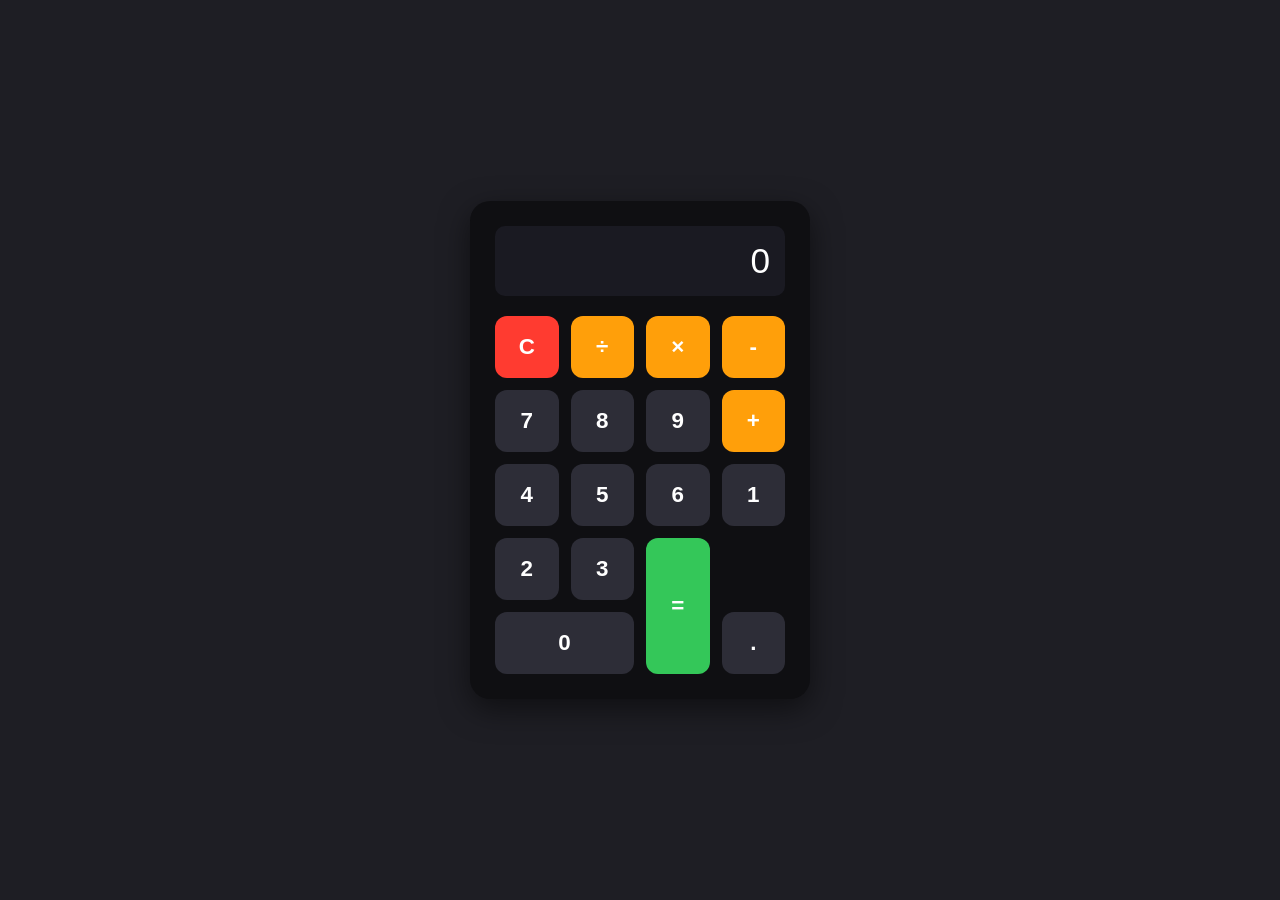
<file: index.html>
<!DOCTYPE html>
<html lang="en">
<head>
    <meta charset="UTF-8">
    <meta name="viewport" content="width=device-width, initial-scale=1.0">
    <title>Web UI Calculator</title>
    <link rel="stylesheet" href="style.css">
</head>
<body>
    <div class="calculator">
        <!-- Display area for inputs and results -->
        <div class="display" id="display">0</div>
        
        <!-- Calculator buttons layout -->
        <div class="buttons">
            <button class="btn clear" onclick="clearDisplay()">C</button>
            <button class="btn operator" onclick="appendOperator('/')">÷</button>
            <button class="btn operator" onclick="appendOperator('*')">×</button>
            <button class="btn operator" onclick="appendOperator('-')">-</button>
            
            <button class="btn" onclick="appendNumber('7')">7</button>
            <button class="btn" onclick="appendNumber('8')">8</button>
            <button class="btn" onclick="appendNumber('9')">9</button>
            <button class="btn operator" onclick="appendOperator('+')">+</button>
            
            <button class="btn" onclick="appendNumber('4')">4</button>
            <button class="btn" onclick="appendNumber('5')">5</button>
            <button class="btn" onclick="appendNumber('6')">6</button>
            
            <button class="btn" onclick="appendNumber('1')">1</button>
            <button class="btn" onclick="appendNumber('2')">2</button>
            <button class="btn" onclick="appendNumber('3')">3</button>
            <button class="btn equal" onclick="calculate()">=</button>
            
            <button class="btn zero" onclick="appendNumber('0')">0</button>
            <button class="btn" onclick="appendNumber('.')">.</button>
        </div>
    </div>
    <script src="script.js"></script>
</body>
</html>
</file>
<file: style.css>
* {
    box-sizing: border-box;
    margin: 0;
    padding: 0;
    font-family: 'Segoe UI', Tahoma, Geneva, Verdana, sans-serif;
}

body {
    display: flex;
    justify-content: center;
    align-items: center;
    min-height: 100vh;
    background-color: #1e1e24;
}

.calculator {
    width: 340px;
    background-color: #0f0f12;
    padding: 25px;
    border-radius: 20px;
    box-shadow: 0px 10px 30px rgba(0, 0, 0, 0.5);
}

.display {
    width: 100%;
    height: 70px;
    background-color: #1a1a22;
    color: #ffffff;
    font-size: 2.2rem;
    text-align: right;
    padding: 15px;
    border-radius: 10px;
    margin-bottom: 20px;
    overflow-x: auto;
    white-space: nowrap;
    word-wrap: break-word;
}

/* Grid Layout for Buttons */
.buttons {
    display: grid;
    grid-template-columns: repeat(4, 1fr);
    gap: 12px;
}

.btn {
    padding: 18px;
    font-size: 1.4rem;
    font-weight: 600;
    border: none;
    border-radius: 12px;
    background-color: #2d2d37;
    color: #ffffff;
    cursor: pointer;
    transition: all 0.2s ease;
}

/* Interactivity and Hover Effects */
.btn:hover {
    background-color: #40404f;
    transform: translateY(-2px);
}

.btn:active {
    transform: translateY(1px);
}

.btn.operator {
    background-color: #ff9f0a;
    color: #ffffff;
}

.btn.operator:hover {
    background-color: #ffb23d;
}

.btn.clear {
    background-color: #ff3b30;
    color: #ffffff;
}

.btn.clear:hover {
    background-color: #ff5e55;
}

.btn.equal {
    background-color: #34c759;
    color: #ffffff;
    grid-row: span 2;
    height: 100%;
}

.btn.equal:hover {
    background-color: #55d475;
}

.btn.zero {
    grid-column: span 2;
}
</file>
